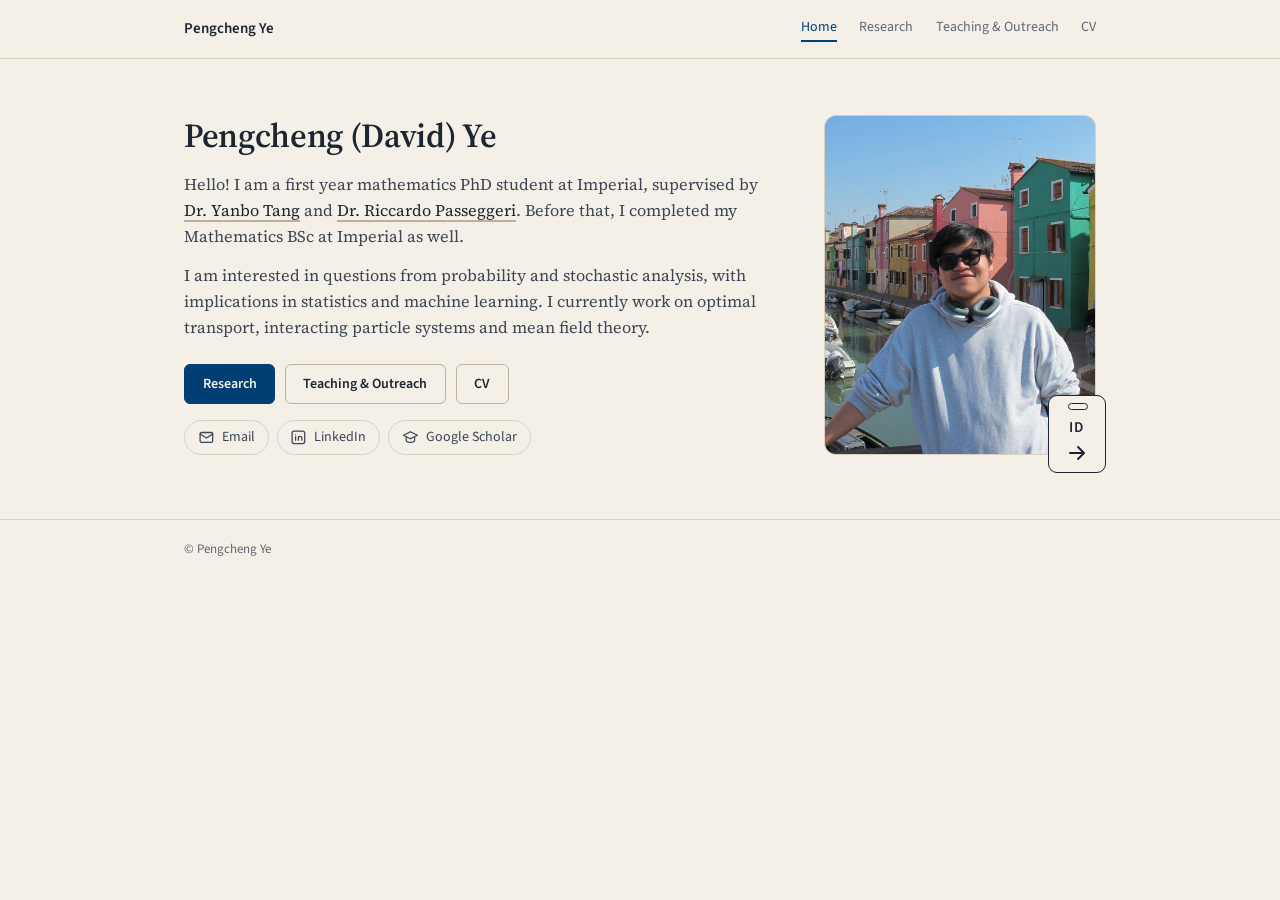
<file: index.html>
<!DOCTYPE html>
<html lang="en"><head><meta charset="utf-8">
<meta name="viewport" content="width=device-width, initial-scale=1, viewport-fit=cover">
<title>Pengcheng Ye</title>
<link rel="preconnect" href="https://fonts.googleapis.com"><link rel="preconnect" href="https://fonts.gstatic.com" crossorigin>
<link href="https://fonts.googleapis.com/css2?family=Source+Serif+4:ital,wght@0,400;0,600;1,400&family=Source+Sans+3:wght@400;600&display=swap" rel="stylesheet">
<style>
:root{--bg:#f4f0e7;--ink:#1d2530;--soft:#3b4553;--muted:#5f6773;--line:#d9d2c0;--btn:#b9b19c;--blue:#003e74;--on-blue:#f4f0e7;--frame:#e6e0d1;
--serif:"Source Serif 4",Georgia,serif;--sans:"Source Sans 3",system-ui,sans-serif;box-sizing:border-box;padding-top:env(safe-area-inset-top,0px);padding-bottom:env(safe-area-inset-bottom,0px)}
@media (prefers-color-scheme:dark){:root:not([data-theme="light"]){--bg:#12171d;--ink:#e8ecf1;--soft:#c3ccd7;--muted:#98a4b3;--line:#2a3441;--btn:#46546a;--blue:#8fbbe8;--on-blue:#10151b;--frame:#1c2530}}
html{scroll-padding-top:env(safe-area-inset-top,0px)}
*{box-sizing:border-box}body{margin:0;background:var(--bg);color:var(--ink);font-family:var(--serif);line-height:1.6}
.wrap{max-width:60rem;margin:0 auto;padding:0 1.5rem}
header{border-bottom:1px solid var(--line);font-family:var(--sans)}
header .wrap{display:flex;justify-content:space-between;align-items:center;flex-wrap:wrap;gap:.5rem 1.5rem;padding-top:1rem;padding-bottom:1rem}
.brand{font-weight:600;font-size:15px;color:var(--ink);text-decoration:none}.brand span{font-weight:400;color:var(--muted);margin-left:.4rem}
nav{display:flex;gap:1.4rem;font-size:14px;flex-wrap:wrap}nav a{color:var(--muted);text-decoration:none;padding-bottom:2px;border-bottom:2px solid transparent}
nav a:hover{color:var(--ink)}nav a[aria-current="page"]{color:var(--blue);border-bottom-color:var(--blue)}
.hero{display:flex;align-items:center;gap:3rem;padding:3.5rem 0 4rem;flex-wrap:wrap}
.text{flex:1 1 22rem;min-width:0}
h1{font-size:2.1rem;line-height:1.15;font-weight:600;letter-spacing:-.01em;margin:0 0 1rem}
.blurb p{margin:0 0 .8rem;font-size:1.02rem;color:var(--soft)}
.blurb{margin-bottom:1.5rem}
.blurb a.sup{color:var(--ink);text-decoration:underline;text-decoration-color:var(--btn);text-decoration-thickness:2px;text-underline-offset:.22em}
.blurb a.sup:hover{color:var(--blue);text-decoration-color:var(--blue)}
.btns{display:flex;flex-wrap:wrap;gap:.6rem;font:600 14px var(--sans)}
.btns a{padding:.55rem 1.1rem;border-radius:6px;border:1px solid var(--btn);color:var(--ink);text-decoration:none}
.btns a.primary{background:var(--blue);border-color:var(--blue);color:var(--on-blue)}
a:focus-visible,button:focus-visible{outline:2px solid var(--blue);outline-offset:3px}
.photo{flex:0 0 17rem;margin:0 auto;position:relative;width:17rem}
.frame{width:100%;aspect-ratio:4/5;border-radius:12px;overflow:hidden;background:var(--frame);position:relative;border:1px solid var(--line)}
.frame img{position:absolute;inset:0;width:100%;height:100%;object-fit:cover;transition:opacity .35s}
.frame img+img{opacity:0}.photo.flip .frame img:first-child{opacity:0}.photo.flip .frame img+img{opacity:1}
.badge{position:absolute;right:-.6rem;bottom:-1.1rem;width:3.6rem;height:4.9rem;border-radius:9px;background:var(--bg);border:1.5px solid var(--ink);color:var(--ink);cursor:pointer;display:flex;flex-direction:column;align-items:center;justify-content:flex-end;gap:.15rem;padding:0 0 .45rem;font:600 15px var(--sans);letter-spacing:.06em;transition:transform .15s}
.badge:hover{transform:translateY(-2px) rotate(-3deg)}
.badge::before{content:"";position:absolute;top:.45rem;left:50%;width:1.1rem;height:.3rem;margin-left:-.55rem;border-radius:99px;border:1.5px solid var(--ink)}
.badge svg{width:1.5rem;height:1.5rem;transition:transform .3s}.photo.flip .badge svg{transform:scaleX(-1)}
.photo.flip .badge{padding-bottom:.25rem;gap:.1rem}
.photo.flip .badge span{margin-bottom:-.25rem;line-height:1;text-align:center;white-space:nowrap}
.links{display:flex;flex-wrap:wrap;gap:.5rem;margin-top:1rem;font:14px var(--sans)}
.links a{display:inline-flex;align-items:center;gap:.45rem;padding:.4rem .8rem;border-radius:99px;color:var(--soft);text-decoration:none;border:1px solid var(--line)}
.links a:hover{border-color:var(--blue);color:var(--blue)}
.links svg{width:1.05rem;height:1.05rem}
footer{border-top:1px solid var(--line);color:var(--muted);font:13px var(--sans);padding:1.2rem 0 2rem}
@media (max-width:40rem){h1{font-size:1.8rem}.photo{order:-1}}
</style></head><body>
<header><div class="wrap">
<a class="brand" href="index.html">Pengcheng Ye</a>
<nav aria-label="Main"><a href="index.html" aria-current="page">Home</a><a href="research.html">Research</a><a href="teaching.html">Teaching &amp; Outreach</a><a href="cv.html">CV</a></nav>
</div></header>
<main><div class="wrap">
<section class="hero">
<div class="text">
<h1>Pengcheng (David) Ye</h1>
<div class="blurb">
<p>Hello! I am a first year mathematics PhD student at Imperial, supervised by <a class="sup" href="https://yanbotang.github.io/" target="_blank" rel="noopener">Dr. Yanbo Tang</a> and <a class="sup" href="https://sites.google.com/site/riccardopasseggeri/home?authuser=0" target="_blank" rel="noopener">Dr. Riccardo Passeggeri</a>. Before that, I completed my Mathematics BSc at Imperial as well.</p>
<p>I am interested in questions from probability and stochastic analysis, with implications in statistics and machine learning. I currently work on optimal transport, interacting particle systems and mean field theory.</p>
</div>

<div class="btns"><a class="primary" href="research.html">Research</a><a href="teaching.html">Teaching &amp; Outreach</a><a href="cv.html">CV</a></div>
<div class="links">
<a href="mailto:david.ye23@imperial.ac.uk"><svg viewBox="0 0 24 24" fill="none" stroke="currentColor" stroke-width="1.8" stroke-linecap="round" stroke-linejoin="round" aria-hidden="true"><rect x="3" y="5" width="18" height="14" rx="2"/><path d="m3 7 9 6 9-6"/></svg>Email</a>
<a href="https://www.linkedin.com/in/pengchengye/" target="_blank" rel="noopener"><svg viewBox="0 0 24 24" fill="none" stroke="currentColor" stroke-width="1.8" stroke-linecap="round" stroke-linejoin="round" aria-hidden="true"><rect x="3" y="3" width="18" height="18" rx="3"/><path d="M8 11v5M8 8v.01M12 16v-5M12 13a2.5 2.5 0 0 1 5 0v3"/></svg>LinkedIn</a>
<a href="https://scholar.google.com/citations?user=-Bg-M1wAAAAJ&amp;hl=en" target="_blank" rel="noopener"><svg viewBox="0 0 24 24" fill="none" stroke="currentColor" stroke-width="1.8" stroke-linecap="round" stroke-linejoin="round" aria-hidden="true"><path d="M12 4 2 9l10 5 10-5-10-5z"/><path d="M6 11.5V16c0 1.5 2.7 3 6 3s6-1.5 6-3v-4.5"/></svg>Google Scholar</a>
</div>
</div>
<div class="photo" id="photo">
<div class="frame">
<img src="[data-uri]" alt="Pengcheng Ye outdoors by a canal with colourful houses">
<img src="[data-uri]" alt="Close-up portrait of Pengcheng Ye">
</div>
<button class="badge" id="flip" type="button" aria-label="Show the other photo"><span id="lbl">ID</span><svg viewBox="0 0 24 24" fill="none" stroke="currentColor" stroke-width="2" stroke-linecap="round" stroke-linejoin="round" aria-hidden="true"><path d="M5 12h14M13 6l6 6-6 6"/></svg></button>
</div>
</section>
</div></main>
<footer><div class="wrap">&copy; Pengcheng Ye</div></footer>
<script>
var p=document.getElementById("photo");
document.getElementById("flip").addEventListener("click",function(){p.classList.toggle("flip");document.getElementById("lbl").innerHTML=p.classList.contains("flip")?"In the<br>wild":"ID"});
</script>
</body></html>
</file>
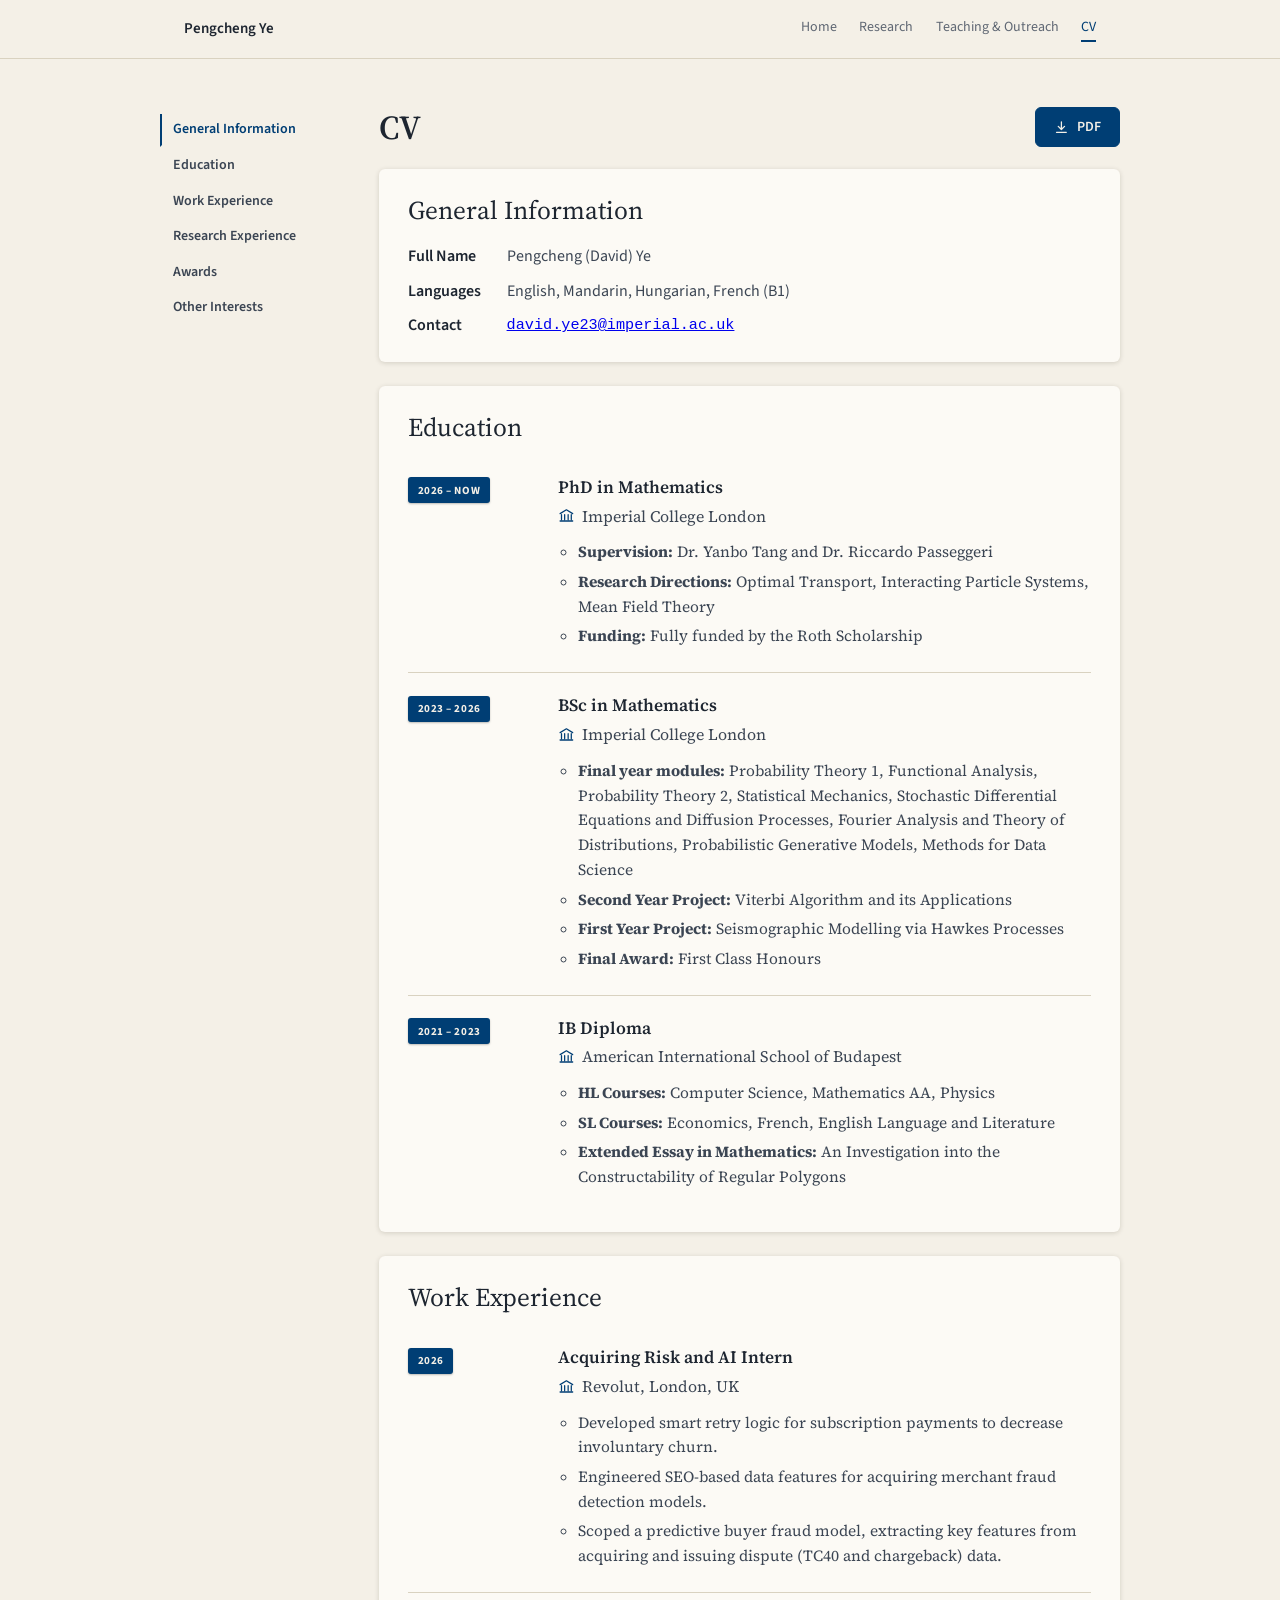
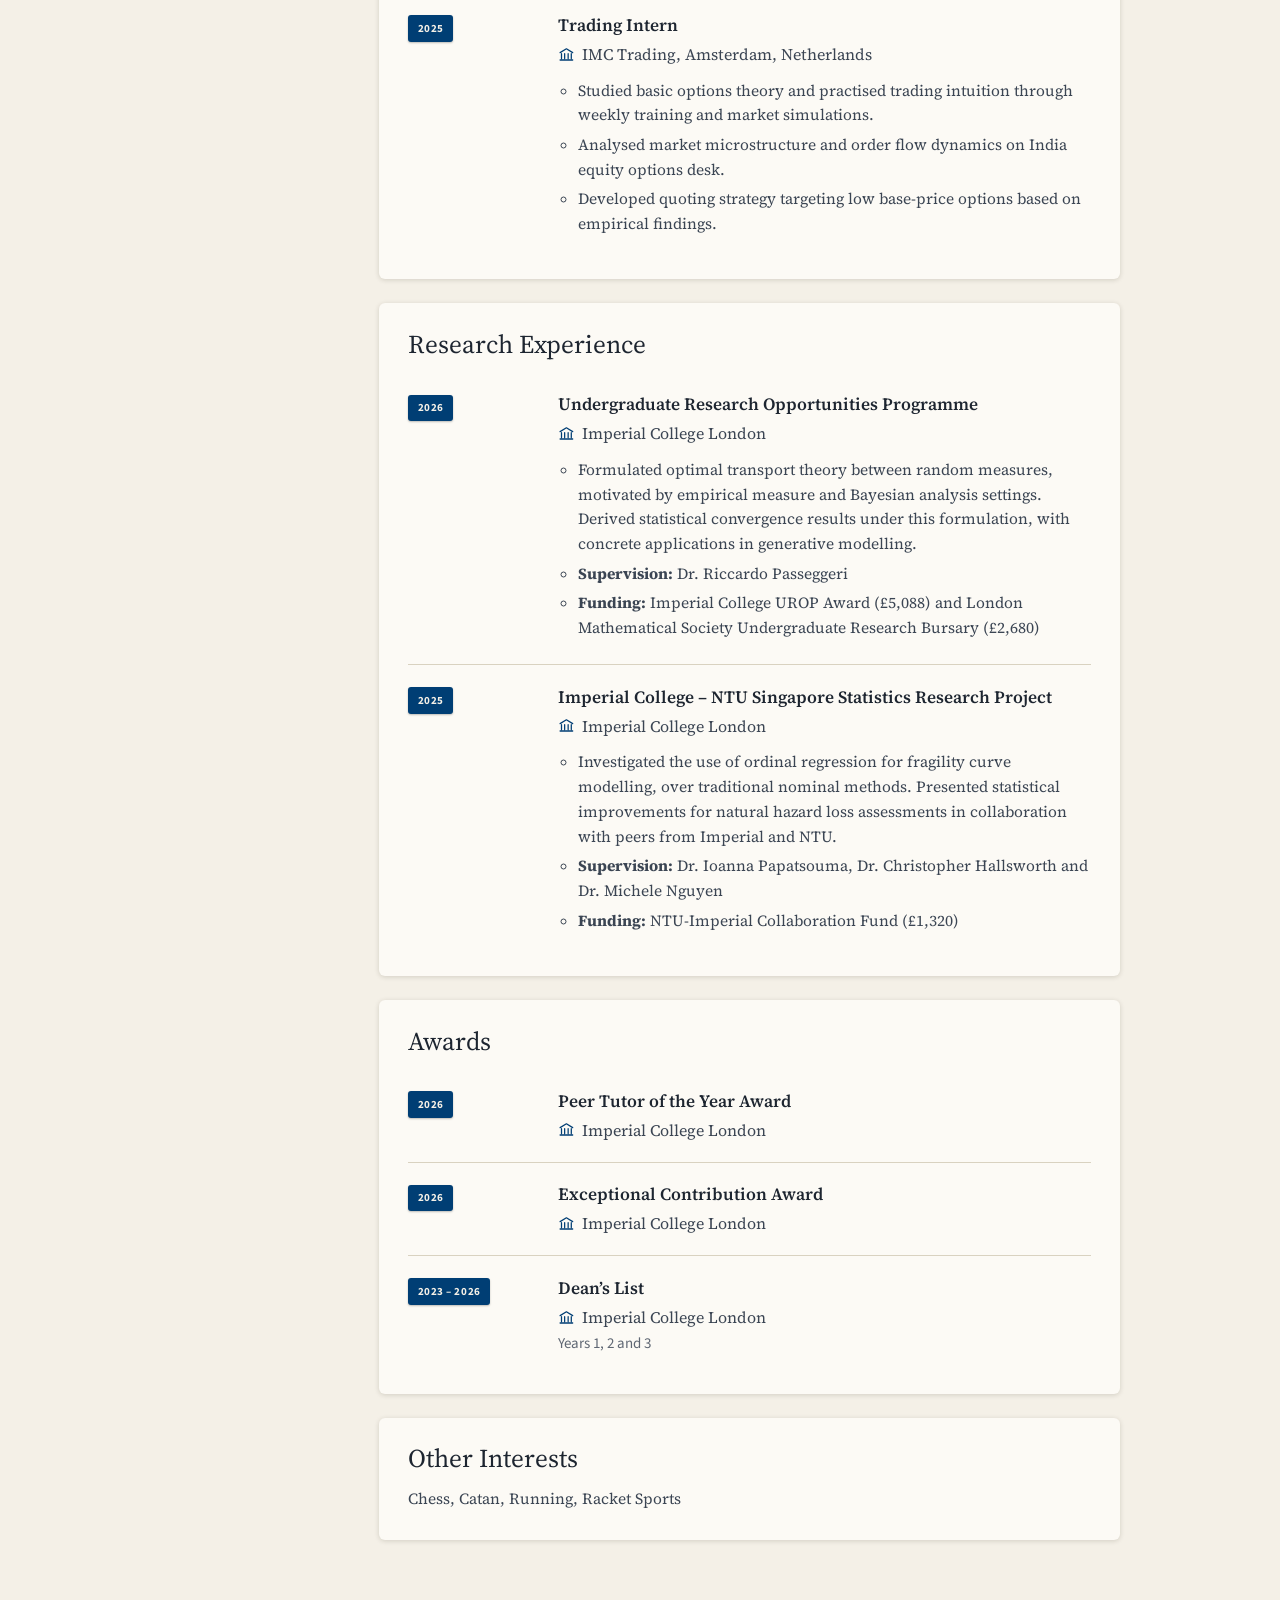
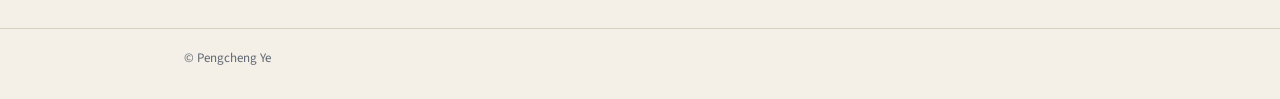
<file: cv.html>
<!DOCTYPE html>
<html lang="en"><head><meta charset="utf-8">
<meta name="viewport" content="width=device-width, initial-scale=1, viewport-fit=cover">
<title>CV – Pengcheng Ye</title>
<link rel="preconnect" href="https://fonts.googleapis.com"><link rel="preconnect" href="https://fonts.gstatic.com" crossorigin>
<link href="https://fonts.googleapis.com/css2?family=Source+Serif+4:ital,wght@0,400;0,600;1,400&family=Source+Sans+3:wght@400;600&display=swap" rel="stylesheet">
<style>
:root{--bg:#f4f0e7;--ink:#1d2530;--soft:#3b4553;--muted:#5f6773;--line:#d9d2c0;--btn:#b9b19c;--blue:#003e74;--on-blue:#f4f0e7;--frame:#e6e0d1;--card:#fcfaf5;--shadow:0 1px 5px rgba(40,30,10,.16);
--serif:"Source Serif 4",Georgia,serif;--sans:"Source Sans 3",system-ui,sans-serif;box-sizing:border-box;padding-top:env(safe-area-inset-top,0px);padding-bottom:env(safe-area-inset-bottom,0px)}
@media (prefers-color-scheme:dark){:root:not([data-theme="light"]){--bg:#12171d;--ink:#e8ecf1;--soft:#c3ccd7;--muted:#98a4b3;--line:#2a3441;--btn:#46546a;--blue:#8fbbe8;--on-blue:#10151b;--frame:#1c2530;--card:#18212b;--shadow:0 1px 5px rgba(0,0,0,.5)}}
html{scroll-padding-top:env(safe-area-inset-top,0px)}
*{box-sizing:border-box}body{margin:0;background:var(--bg);color:var(--ink);font-family:var(--serif);line-height:1.6}
.wrap{max-width:60rem;margin:0 auto;padding:0 1.5rem}
header{border-bottom:1px solid var(--line);font-family:var(--sans)}
header .wrap{display:flex;justify-content:space-between;align-items:center;flex-wrap:wrap;gap:.5rem 1.5rem;padding-top:1rem;padding-bottom:1rem}
.brand{font-weight:600;font-size:15px;color:var(--ink);text-decoration:none}.brand span{font-weight:400;color:var(--muted);margin-left:.4rem}
nav{display:flex;gap:1.4rem;font-size:14px;flex-wrap:wrap}nav a{color:var(--muted);text-decoration:none;padding-bottom:2px;border-bottom:2px solid transparent}
nav a:hover{color:var(--ink)}nav a[aria-current="page"]{color:var(--blue);border-bottom-color:var(--blue)}
.hero{display:flex;align-items:center;gap:3rem;padding:3.5rem 0 4rem;flex-wrap:wrap}
.text{flex:1 1 22rem;min-width:0}
h1{font-size:2.1rem;line-height:1.15;font-weight:600;letter-spacing:-.01em;margin:0 0 1rem}
.blurb p{margin:0 0 .8rem;font-size:1.02rem;color:var(--soft)}
.blurb{margin-bottom:1.5rem}
.btns{display:flex;flex-wrap:wrap;gap:.6rem;font:600 14px var(--sans)}
.btns a{padding:.55rem 1.1rem;border-radius:6px;border:1px solid var(--btn);color:var(--ink);text-decoration:none}
.btns a.primary{background:var(--blue);border-color:var(--blue);color:var(--on-blue)}
a:focus-visible,button:focus-visible{outline:2px solid var(--blue);outline-offset:3px}
.photo{flex:0 0 17rem;margin:0 auto;position:relative;width:17rem}
.frame{width:100%;aspect-ratio:4/5;border-radius:12px;overflow:hidden;background:var(--frame);position:relative;border:1px solid var(--line)}
.frame img{position:absolute;inset:0;width:100%;height:100%;object-fit:cover;transition:opacity .35s}
.frame img+img{opacity:0}.photo.flip .frame img:first-child{opacity:0}.photo.flip .frame img+img{opacity:1}
.links{display:flex;flex-wrap:wrap;gap:.5rem;margin-top:1rem;font:14px var(--sans)}
.links a{display:inline-flex;align-items:center;gap:.45rem;padding:.4rem .8rem;border-radius:99px;color:var(--soft);text-decoration:none;border:1px solid var(--line)}
.links a:hover{border-color:var(--blue);color:var(--blue)}
.links svg{width:1.05rem;height:1.05rem}
footer{border-top:1px solid var(--line);color:var(--muted);font:13px var(--sans);padding:1.2rem 0 2rem}
@media (max-width:40rem){h1{font-size:1.8rem}.photo{order:-1}}

.page{padding:3rem 0 4rem}
h1.page-title{margin:0 0 .8rem}
.lede{color:var(--soft);max-width:40rem;margin:0 0 .5rem;font-size:1.05rem}
h2{font:600 1.1rem var(--sans);margin:2.8rem 0 .3rem;padding-bottom:.5rem;border-bottom:1px solid var(--line)}
.rows{list-style:none;margin:0;padding:0}
.rows li{padding:1rem 0}.rows li+li{border-top:1px solid var(--line)}
.rows h3{margin:0;font-size:1.08rem;font-weight:600}
.rows .meta{margin:.25rem 0 0;font:14px var(--sans);color:var(--muted)}
.tag{font:600 11px var(--sans);letter-spacing:.08em;text-transform:uppercase;color:var(--blue);margin:0 0 .3rem}
.actions{display:flex;flex-wrap:wrap;gap:.5rem;margin-top:.8rem;font:14px var(--sans)}
.actions a{padding:.3rem .8rem;border:1px solid var(--btn);border-radius:6px;color:var(--ink);text-decoration:none}
.actions a:hover{border-color:var(--blue);color:var(--blue)}
.rows.events li{display:grid;grid-template-columns:14rem 1fr;gap:1.5rem;padding:1.4rem 0}
.events .when .tag{margin:0 0 .3rem}
.events .date{font:14px var(--sans);color:var(--soft);margin:0}
.rows.events h3{font-size:1.08rem;line-height:1.35;font-weight:400}
.events h3 a{color:var(--ink);text-decoration:underline;text-decoration-color:var(--btn);text-decoration-thickness:2px;text-underline-offset:.22em}
.events h3 a:hover{color:var(--blue);text-decoration-color:var(--blue)}
.events .meta{margin:.2rem 0 0}
.events h3+.meta{margin-top:.5rem}
@media (max-width:40rem){.rows.events li{grid-template-columns:1fr;gap:.4rem}}

.cvgrid{display:grid;grid-template-columns:11.5rem minmax(0,1fr);gap:2.2rem;align-items:start}
.toc{position:sticky;top:1.5rem;display:flex;flex-direction:column;gap:.15rem;font:600 14px var(--sans);padding-top:.4rem}
.toc a{color:var(--soft);text-decoration:none;padding:.35rem .7rem;border-left:2px solid transparent}
.toc a:hover{color:var(--blue)}
.toc a[aria-current="true"]{color:var(--blue);border-left-color:var(--blue)}
.cv-title{margin:0 0 1.4rem}
.cv-head{display:flex;justify-content:space-between;align-items:center;gap:1rem;margin:0 0 1.4rem}.cv-head .cv-title{margin:0}
.pdfbtn{display:inline-flex;align-items:center;gap:.45rem;font:600 14px var(--sans);padding:.55rem 1.1rem;border-radius:6px;background:var(--blue);border:1px solid var(--blue);color:var(--on-blue);text-decoration:none}
.pdfbtn:hover{opacity:.9}.pdfbtn svg{width:1.05rem;height:1.05rem}
.card{background:var(--card);border-radius:6px;box-shadow:var(--shadow);padding:1.6rem 1.8rem 1.2rem;margin:0 0 1.5rem;scroll-margin-top:1rem}
.card h2{font:400 1.6rem/1.2 var(--serif);margin:0 0 .8rem;padding:0;border:0}
.gen{border-collapse:collapse;font:16px var(--sans)}
.gen th{text-align:left;font-weight:600;padding:.4rem 1.6rem .4rem 0;vertical-align:top;white-space:nowrap}
.gen td{padding:.4rem 0;color:var(--soft)}
.gen .mono{font-family:ui-monospace,Menlo,Consolas,monospace;font-size:.95rem}
ul.entries{list-style:none;margin:0;padding:0}
.entries>li{display:grid;grid-template-columns:8.2rem 1fr;gap:1.2rem;padding:1.3rem 0}
.entries>li+li{border-top:1px solid var(--line)}
.dbadge{display:inline-block;background:var(--blue);color:var(--on-blue);font:700 11px var(--sans);letter-spacing:.05em;text-transform:uppercase;padding:.35rem .6rem;border-radius:3px;box-shadow:0 1px 2px rgba(0,0,0,.25);white-space:nowrap}
.entries h3{margin:0;font-size:1.08rem;font-weight:600;line-height:1.35}
.inst{display:flex;align-items:center;gap:.45rem;margin:.35rem 0 0;font:400 1rem var(--serif);color:var(--soft)}
.inst svg{width:1.05rem;height:1.05rem;flex:none;color:var(--blue)}
.sub{margin:.3rem 0 0;font:15px var(--sans);color:var(--muted)}
.pts{list-style:circle;margin:.7rem 0 0;padding-left:1.25rem;font-size:.97rem;color:var(--soft)}
.pts li{padding:.15rem 0}
.oi{margin:0 0 .6rem;font-size:.97rem;color:var(--soft)}
.pts li.todo{color:var(--muted);font-style:italic}
@media (max-width:56rem){.cvgrid{grid-template-columns:1fr;gap:1rem}.toc{position:static;flex-direction:row;flex-wrap:wrap;gap:.2rem .4rem}.toc a{border:1px solid var(--line);border-radius:99px;padding:.25rem .7rem}.toc a[aria-current="true"]{border-color:var(--blue)}}
@media (max-width:40rem){.entries>li{grid-template-columns:1fr;gap:.6rem}.card{padding:1.3rem 1.1rem .8rem}}
</style></head><body>
<header><div class="wrap">
<a class="brand" href="index.html">Pengcheng Ye</a>
<nav aria-label="Main"><a href="index.html">Home</a><a href="research.html">Research</a><a href="teaching.html">Teaching &amp; Outreach</a><a href="cv.html" aria-current="page">CV</a></nav>
</div></header>
<main><div class="wrap page">
<div class="cvgrid">
<nav class="toc" aria-label="CV sections"><a href="#general">General Information</a><a href="#education">Education</a><a href="#work">Work Experience</a><a href="#research">Research Experience</a><a href="#awards">Awards</a><a href="#interests">Other Interests</a></nav>
<div>
<div class="cv-head"><h1 class="page-title cv-title">CV</h1><a class="pdfbtn" href="PengchengYe_CV.pdf" download="PengchengYe_CV.pdf"><svg viewBox="0 0 24 24" fill="none" stroke="currentColor" stroke-width="1.8" stroke-linecap="round" stroke-linejoin="round" aria-hidden="true"><path d="M12 4v11M7.5 10.5 12 15l4.5-4.5M5 19h14"/></svg>PDF</a></div>
<section class="card" id="general">
<h2>General Information</h2>
<table class="gen">
<tr><th>Full Name</th><td>Pengcheng (David) Ye</td></tr>
<tr><th>Languages</th><td>English, Mandarin, Hungarian, French (B1)</td></tr>
<tr><th>Contact</th><td class="mono"><a href="mailto:david.ye23@imperial.ac.uk">david.ye23@imperial.ac.uk</a></td></tr>
</table>
</section>

<section class="card" id="education">
<h2>Education</h2>
<ul class="entries">
<li><div><span class="dbadge">2026 &ndash; Now</span></div><div><h3>PhD in Mathematics</h3><p class="inst"><svg viewBox="0 0 24 24" fill="none" stroke="currentColor" stroke-width="1.8" stroke-linecap="round" stroke-linejoin="round" aria-hidden="true"><path d="M3 9.5 12 4l9 5.5M5 11v7M9.5 11v7M14.5 11v7M19 11v7M3 20h18"/></svg><span>Imperial College London</span></p><ul class="pts"><li><strong>Supervision:</strong> Dr. Yanbo Tang and Dr. Riccardo Passeggeri</li><li><strong>Research Directions:</strong> Optimal Transport, Interacting Particle Systems, Mean Field Theory</li><li><strong>Funding:</strong> Fully funded by the Roth Scholarship</li></ul></div></li>
<li><div><span class="dbadge">2023 &ndash; 2026</span></div><div><h3>BSc in Mathematics</h3><p class="inst"><svg viewBox="0 0 24 24" fill="none" stroke="currentColor" stroke-width="1.8" stroke-linecap="round" stroke-linejoin="round" aria-hidden="true"><path d="M3 9.5 12 4l9 5.5M5 11v7M9.5 11v7M14.5 11v7M19 11v7M3 20h18"/></svg><span>Imperial College London</span></p><ul class="pts"><li><strong>Final year modules:</strong> Probability Theory 1, Functional Analysis, Probability Theory 2, Statistical Mechanics, Stochastic Differential Equations and Diffusion Processes, Fourier Analysis and Theory of Distributions, Probabilistic Generative Models, Methods for Data Science</li><li><strong>Second Year Project:</strong> Viterbi Algorithm and its Applications</li><li><strong>First Year Project:</strong> Seismographic Modelling via Hawkes Processes</li><li><strong>Final Award:</strong> First Class Honours</li></ul></div></li>
<li><div><span class="dbadge">2021 &ndash; 2023</span></div><div><h3>IB Diploma</h3><p class="inst"><svg viewBox="0 0 24 24" fill="none" stroke="currentColor" stroke-width="1.8" stroke-linecap="round" stroke-linejoin="round" aria-hidden="true"><path d="M3 9.5 12 4l9 5.5M5 11v7M9.5 11v7M14.5 11v7M19 11v7M3 20h18"/></svg><span>American International School of Budapest</span></p><ul class="pts"><li><strong>HL Courses:</strong> Computer Science, Mathematics AA, Physics</li><li><strong>SL Courses:</strong> Economics, French, English Language and Literature</li><li><strong>Extended Essay in Mathematics:</strong> An Investigation into the Constructability of Regular Polygons</li></ul></div></li>
</ul>
</section>

<section class="card" id="work">
<h2>Work Experience</h2>
<ul class="entries">
<li><div><span class="dbadge">2026</span></div><div><h3>Acquiring Risk and AI Intern</h3><p class="inst"><svg viewBox="0 0 24 24" fill="none" stroke="currentColor" stroke-width="1.8" stroke-linecap="round" stroke-linejoin="round" aria-hidden="true"><path d="M3 9.5 12 4l9 5.5M5 11v7M9.5 11v7M14.5 11v7M19 11v7M3 20h18"/></svg><span>Revolut, London, UK</span></p><ul class="pts"><li>Developed smart retry logic for subscription payments to decrease involuntary churn.</li><li>Engineered SEO-based data features for acquiring merchant fraud detection models.</li><li>Scoped a predictive buyer fraud model, extracting key features from acquiring and issuing dispute (TC40 and chargeback) data.</li></ul></div></li>
<li><div><span class="dbadge">2025</span></div><div><h3>Trading Intern</h3><p class="inst"><svg viewBox="0 0 24 24" fill="none" stroke="currentColor" stroke-width="1.8" stroke-linecap="round" stroke-linejoin="round" aria-hidden="true"><path d="M3 9.5 12 4l9 5.5M5 11v7M9.5 11v7M14.5 11v7M19 11v7M3 20h18"/></svg><span>IMC Trading, Amsterdam, Netherlands</span></p><ul class="pts"><li>Studied basic options theory and practised trading intuition through weekly training and market simulations.</li><li>Analysed market microstructure and order flow dynamics on India equity options desk.</li><li>Developed quoting strategy targeting low base-price options based on empirical findings.</li></ul></div></li>
</ul>
</section>

<section class="card" id="research">
<h2>Research Experience</h2>
<ul class="entries">
<li><div><span class="dbadge">2026</span></div><div><h3>Undergraduate Research Opportunities Programme</h3><p class="inst"><svg viewBox="0 0 24 24" fill="none" stroke="currentColor" stroke-width="1.8" stroke-linecap="round" stroke-linejoin="round" aria-hidden="true"><path d="M3 9.5 12 4l9 5.5M5 11v7M9.5 11v7M14.5 11v7M19 11v7M3 20h18"/></svg><span>Imperial College London</span></p><ul class="pts"><li>Formulated optimal transport theory between random measures, motivated by empirical measure and Bayesian analysis settings. Derived statistical convergence results under this formulation, with concrete applications in generative modelling.</li><li><strong>Supervision:</strong> Dr. Riccardo Passeggeri</li><li><strong>Funding:</strong> Imperial College UROP Award (&pound;5,088) and London Mathematical Society Undergraduate Research Bursary (&pound;2,680)</li></ul></div></li>
<li><div><span class="dbadge">2025</span></div><div><h3>Imperial College &ndash; NTU Singapore Statistics Research Project</h3><p class="inst"><svg viewBox="0 0 24 24" fill="none" stroke="currentColor" stroke-width="1.8" stroke-linecap="round" stroke-linejoin="round" aria-hidden="true"><path d="M3 9.5 12 4l9 5.5M5 11v7M9.5 11v7M14.5 11v7M19 11v7M3 20h18"/></svg><span>Imperial College London</span></p><ul class="pts"><li>Investigated the use of ordinal regression for fragility curve modelling, over traditional nominal methods. Presented statistical improvements for natural hazard loss assessments in collaboration with peers from Imperial and NTU.</li><li><strong>Supervision:</strong> Dr. Ioanna Papatsouma, Dr. Christopher Hallsworth and Dr. Michele Nguyen</li><li><strong>Funding:</strong> NTU-Imperial Collaboration Fund (&pound;1,320)</li></ul></div></li>
</ul>
</section>

<section class="card" id="awards">
<h2>Awards</h2>
<ul class="entries">
<li><div><span class="dbadge">2026</span></div><div><h3>Peer Tutor of the Year Award</h3><p class="inst"><svg viewBox="0 0 24 24" fill="none" stroke="currentColor" stroke-width="1.8" stroke-linecap="round" stroke-linejoin="round" aria-hidden="true"><path d="M3 9.5 12 4l9 5.5M5 11v7M9.5 11v7M14.5 11v7M19 11v7M3 20h18"/></svg><span>Imperial College London</span></p></div></li>
<li><div><span class="dbadge">2026</span></div><div><h3>Exceptional Contribution Award</h3><p class="inst"><svg viewBox="0 0 24 24" fill="none" stroke="currentColor" stroke-width="1.8" stroke-linecap="round" stroke-linejoin="round" aria-hidden="true"><path d="M3 9.5 12 4l9 5.5M5 11v7M9.5 11v7M14.5 11v7M19 11v7M3 20h18"/></svg><span>Imperial College London</span></p></div></li>
<li><div><span class="dbadge">2023 &ndash; 2026</span></div><div><h3>Dean&rsquo;s List</h3><p class="inst"><svg viewBox="0 0 24 24" fill="none" stroke="currentColor" stroke-width="1.8" stroke-linecap="round" stroke-linejoin="round" aria-hidden="true"><path d="M3 9.5 12 4l9 5.5M5 11v7M9.5 11v7M14.5 11v7M19 11v7M3 20h18"/></svg><span>Imperial College London</span></p><p class="sub">Years 1, 2 and 3</p></div></li>
</ul>
</section>

<section class="card" id="interests">
<h2>Other Interests</h2>
<p class="oi">Chess, Catan, Running, Racket Sports</p>
</section>


</div>
</div>
</div></main>
<footer><div class="wrap">&copy; Pengcheng Ye</div></footer>
<script>
(function(){var links=document.querySelectorAll(".toc a"),secs=[].slice.call(document.querySelectorAll(".card"));
function set(id){links.forEach(function(a){a.setAttribute("aria-current",a.getAttribute("href")==="#"+id?"true":"false")})}
set("general");
if("IntersectionObserver" in window){var io=new IntersectionObserver(function(es){es.forEach(function(e){if(e.isIntersecting)set(e.target.id)})},{rootMargin:"-20% 0px -65% 0px"});secs.forEach(function(s){io.observe(s)})}
})();
</script>
</body></html>
</file>
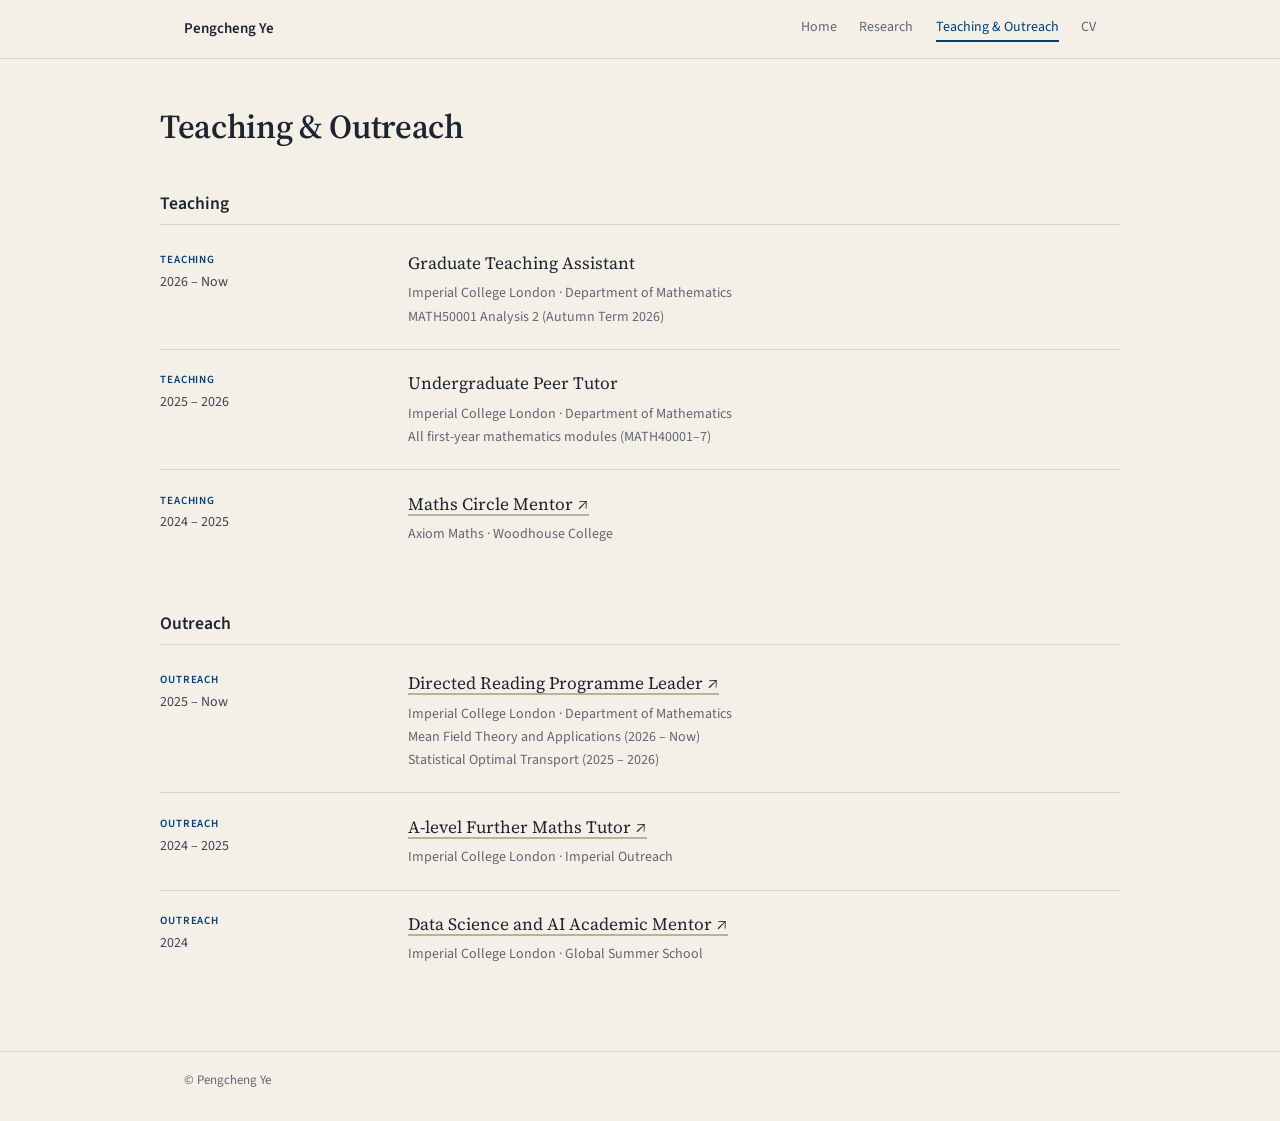
<file: teaching.html>
<!DOCTYPE html>
<html lang="en"><head><meta charset="utf-8">
<meta name="viewport" content="width=device-width, initial-scale=1, viewport-fit=cover">
<title>Teaching &amp; Outreach – Pengcheng Ye</title>
<link rel="preconnect" href="https://fonts.googleapis.com"><link rel="preconnect" href="https://fonts.gstatic.com" crossorigin>
<link href="https://fonts.googleapis.com/css2?family=Source+Serif+4:ital,wght@0,400;0,600;1,400&family=Source+Sans+3:wght@400;600&display=swap" rel="stylesheet">
<style>
:root{--bg:#f4f0e7;--ink:#1d2530;--soft:#3b4553;--muted:#5f6773;--line:#d9d2c0;--btn:#b9b19c;--blue:#003e74;--on-blue:#f4f0e7;--frame:#e6e0d1;
--serif:"Source Serif 4",Georgia,serif;--sans:"Source Sans 3",system-ui,sans-serif;box-sizing:border-box;padding-top:env(safe-area-inset-top,0px);padding-bottom:env(safe-area-inset-bottom,0px)}
@media (prefers-color-scheme:dark){:root:not([data-theme="light"]){--bg:#12171d;--ink:#e8ecf1;--soft:#c3ccd7;--muted:#98a4b3;--line:#2a3441;--btn:#46546a;--blue:#8fbbe8;--on-blue:#10151b;--frame:#1c2530}}
html{scroll-padding-top:env(safe-area-inset-top,0px)}
*{box-sizing:border-box}body{margin:0;background:var(--bg);color:var(--ink);font-family:var(--serif);line-height:1.6}
.wrap{max-width:60rem;margin:0 auto;padding:0 1.5rem}
header{border-bottom:1px solid var(--line);font-family:var(--sans)}
header .wrap{display:flex;justify-content:space-between;align-items:center;flex-wrap:wrap;gap:.5rem 1.5rem;padding-top:1rem;padding-bottom:1rem}
.brand{font-weight:600;font-size:15px;color:var(--ink);text-decoration:none}.brand span{font-weight:400;color:var(--muted);margin-left:.4rem}
nav{display:flex;gap:1.4rem;font-size:14px;flex-wrap:wrap}nav a{color:var(--muted);text-decoration:none;padding-bottom:2px;border-bottom:2px solid transparent}
nav a:hover{color:var(--ink)}nav a[aria-current="page"]{color:var(--blue);border-bottom-color:var(--blue)}
.hero{display:flex;align-items:center;gap:3rem;padding:3.5rem 0 4rem;flex-wrap:wrap}
.text{flex:1 1 22rem;min-width:0}
h1{font-size:2.1rem;line-height:1.15;font-weight:600;letter-spacing:-.01em;margin:0 0 1rem}
.blurb p{margin:0 0 .8rem;font-size:1.02rem;color:var(--soft)}
.blurb{margin-bottom:1.5rem}
.btns{display:flex;flex-wrap:wrap;gap:.6rem;font:600 14px var(--sans)}
.btns a{padding:.55rem 1.1rem;border-radius:6px;border:1px solid var(--btn);color:var(--ink);text-decoration:none}
.btns a.primary{background:var(--blue);border-color:var(--blue);color:var(--on-blue)}
a:focus-visible,button:focus-visible{outline:2px solid var(--blue);outline-offset:3px}
.photo{flex:0 0 17rem;margin:0 auto;position:relative;width:17rem}
.frame{width:100%;aspect-ratio:4/5;border-radius:12px;overflow:hidden;background:var(--frame);position:relative;border:1px solid var(--line)}
.frame img{position:absolute;inset:0;width:100%;height:100%;object-fit:cover;transition:opacity .35s}
.frame img+img{opacity:0}.photo.flip .frame img:first-child{opacity:0}.photo.flip .frame img+img{opacity:1}
.badge{position:absolute;right:-.6rem;bottom:-1.1rem;width:3.6rem;height:4.9rem;border-radius:9px;background:var(--bg);border:1.5px solid var(--ink);color:var(--ink);cursor:pointer;display:flex;flex-direction:column;align-items:center;justify-content:flex-end;gap:.15rem;padding:0 0 .45rem;font:600 15px var(--sans);letter-spacing:.06em;transition:transform .15s}
.badge:hover{transform:translateY(-2px) rotate(-3deg)}
.badge::before{content:"";position:absolute;top:.45rem;left:50%;width:1.1rem;height:.3rem;margin-left:-.55rem;border-radius:99px;border:1.5px solid var(--ink)}
.badge svg{width:1.5rem;height:1.5rem;transition:transform .3s}.photo.flip .badge svg{transform:scaleX(-1)}
.photo.flip .badge span{font-size:11px;line-height:1.15;text-align:center;letter-spacing:.02em}
.links{display:flex;flex-wrap:wrap;gap:.5rem;margin-top:1rem;font:14px var(--sans)}
.links a{display:inline-flex;align-items:center;gap:.45rem;padding:.4rem .8rem;border-radius:99px;color:var(--soft);text-decoration:none;border:1px solid var(--line)}
.links a:hover{border-color:var(--blue);color:var(--blue)}
.links svg{width:1.05rem;height:1.05rem}
footer{border-top:1px solid var(--line);color:var(--muted);font:13px var(--sans);padding:1.2rem 0 2rem}
@media (max-width:40rem){h1{font-size:1.8rem}.photo{order:-1}}

.page{padding:3rem 0 4rem}
h1.page-title{margin:0 0 .8rem}
.lede{color:var(--soft);max-width:40rem;margin:0 0 .5rem;font-size:1.05rem}
h2{font:600 1.1rem var(--sans);margin:2.8rem 0 .3rem;padding-bottom:.5rem;border-bottom:1px solid var(--line)}
.rows{list-style:none;margin:0;padding:0}
.rows li{padding:1rem 0}.rows li+li{border-top:1px solid var(--line)}
.rows h3{margin:0;font-size:1.08rem;font-weight:600}
.rows .meta{margin:.25rem 0 0;font:14px var(--sans);color:var(--muted)}
.tag{font:600 11px var(--sans);letter-spacing:.08em;text-transform:uppercase;color:var(--blue);margin:0 0 .3rem}
.actions{display:flex;flex-wrap:wrap;gap:.5rem;margin-top:.8rem;font:14px var(--sans)}
.actions a{padding:.3rem .8rem;border:1px solid var(--btn);border-radius:6px;color:var(--ink);text-decoration:none}
.actions a:hover{border-color:var(--blue);color:var(--blue)}
.rows.events li{display:grid;grid-template-columns:14rem 1fr;gap:1.5rem;padding:1.4rem 0}
.events .when .tag{margin:0 0 .3rem}
.events .date{font:14px var(--sans);color:var(--soft);margin:0}
.rows.events h3{font-size:1.08rem;line-height:1.35;font-weight:400}
.events h3 a{color:var(--ink);text-decoration:underline;text-decoration-color:var(--btn);text-decoration-thickness:2px;text-underline-offset:.22em}
.events h3 a:hover{color:var(--blue);text-decoration-color:var(--blue)}
.events .meta{margin:.2rem 0 0}
.events h3+.meta{margin-top:.5rem}
@media (max-width:40rem){.rows.events li{grid-template-columns:1fr;gap:.4rem}}
</style></head><body>
<header><div class="wrap">
<a class="brand" href="index.html">Pengcheng Ye</a>
<nav aria-label="Main"><a href="index.html">Home</a><a href="research.html">Research</a><a href="teaching.html" aria-current="page">Teaching &amp; Outreach</a><a href="cv.html">CV</a></nav>
</div></header>
<main><div class="wrap page">
<h1 class="page-title">Teaching &amp; Outreach</h1>

<h2>Teaching</h2>
<ul class="rows events">
<li>
<div class="when"><p class="tag">Teaching</p><p class="date">2026 &ndash; Now</p></div>
<div><h3>Graduate Teaching Assistant</h3><p class="meta">Imperial College London &middot; Department of Mathematics</p><p class="meta">MATH50001 Analysis 2 (Autumn Term 2026)</p></div>
</li>
<li>
<div class="when"><p class="tag">Teaching</p><p class="date">2025 &ndash; 2026</p></div>
<div><h3>Undergraduate Peer Tutor</h3><p class="meta">Imperial College London &middot; Department of Mathematics</p><p class="meta">All first-year mathematics modules (MATH40001&ndash;7)</p></div>
</li>
<li>
<div class="when"><p class="tag">Teaching</p><p class="date">2024 &ndash; 2025</p></div>
<div><h3><a href="https://axiommaths.com/programme/what-is-axiom-maths/the-programme/" target="_blank" rel="noopener">Maths Circle Mentor&nbsp;&nearr;</a></h3><p class="meta">Axiom Maths &middot; Woodhouse College</p></div>
</li>
</ul>

<h2>Outreach</h2>
<ul class="rows events">
<li>
<div class="when"><p class="tag">Outreach</p><p class="date">2025 &ndash; Now</p></div>
<div><h3><a href="https://sites.google.com/view/imperial-drp/home" target="_blank" rel="noopener">Directed Reading Programme Leader&nbsp;&nearr;</a></h3><p class="meta">Imperial College London &middot; Department of Mathematics</p><p class="meta">Mean Field Theory and Applications (2026 &ndash; Now)</p><p class="meta">Statistical Optimal Transport (2025 &ndash; 2026)</p></div>
</li>
<li>
<div class="when"><p class="tag">Outreach</p><p class="date">2024 &ndash; 2025</p></div>
<div><h3><a href="https://www.imperial.ac.uk/be-inspired/schools-outreach/secondary-schools/mentoring-and-tutoring/further-maths-online-programme/" target="_blank" rel="noopener">A-level Further Maths Tutor&nbsp;&nearr;</a></h3><p class="meta">Imperial College London &middot; Imperial Outreach</p></div>
</li>
<li>
<div class="when"><p class="tag">Outreach</p><p class="date">2024</p></div>
<div><h3><a href="https://www.imperial.ac.uk/lifelong-learning/for-individuals/global-summer-experiences/global-summer-school/residential-programme/data-science-and-ai/" target="_blank" rel="noopener">Data Science and AI Academic Mentor&nbsp;&nearr;</a></h3><p class="meta">Imperial College London &middot; Global Summer School</p></div>
</li>
</ul>
</div></main>
<footer><div class="wrap">&copy; Pengcheng Ye</div></footer>
</body></html>
</file>
